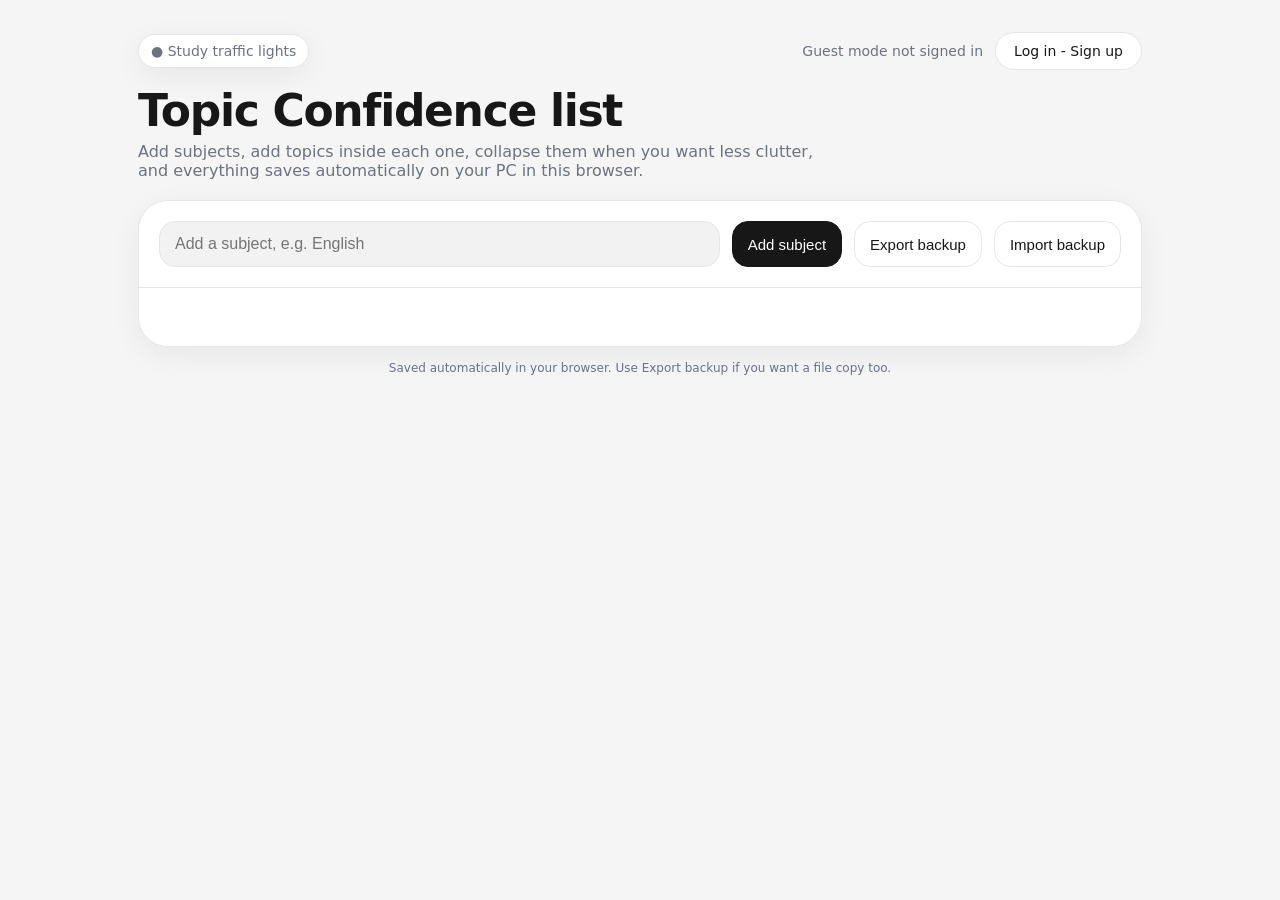
<file: index.html>
<!DOCTYPE html>
<html lang="en">
<head>
  <meta charset="UTF-8" />
  <meta name="viewport" content="width=device-width, initial-scale=1.0" />
  <title>Study Traffic Lights</title>
  <style>
    :root{
      --bg:#f5f5f5;
      --card:#ffffff;
      --soft:#f2f2f2;
      --line:#e6e6e6;
      --text:#171717;
      --muted:#6b7280;
      --red:#ef4444;
      --amber:#fbbf24;
      --green:#10b981;
      --shadow:0 8px 30px rgba(0,0,0,.06);
      --radius:22px;
    }
    *{box-sizing:border-box}
    body{
      margin:0;
      font-family: Inter, ui-sans-serif, system-ui, -apple-system, Segoe UI, Roboto, Arial, sans-serif;
      background:var(--bg);
      color:var(--text);
    }
    .wrap{
      max-width: 1040px;
      margin: 0 auto;
      padding: 32px 18px 44px;
    }
    .top-row{
      display:flex;
      justify-content:space-between;
      align-items:center;
      gap:12px;
      flex-wrap:wrap;
    }
    .top-actions{
      display:flex;
      align-items:center;
      gap:12px;
      flex-wrap:wrap;
    }
    .pill{
      display:inline-flex;
      gap:10px;
      align-items:center;
      background:#fff;
      border:1px solid var(--line);
      border-radius:999px;
      padding:8px 12px;
      color:var(--muted);
      box-shadow: var(--shadow);
      font-size:14px;
    }
    h1{
      margin:18px 0 8px;
      font-size:clamp(30px, 4vw, 44px);
      line-height:1.05;
      letter-spacing:-.03em;
    }
    .sub{
      color:var(--muted);
      max-width: 680px;
      margin:0 0 20px;
      font-size:16px;
    }
    .card{
      background:var(--card);
      border:1px solid var(--line);
      border-radius:30px;
      box-shadow:var(--shadow);
      overflow:hidden;
    }
    .toolbar{
      display:grid;
      grid-template-columns: minmax(280px, 1fr) auto auto auto;
      gap:12px;
      padding:20px;
      border-bottom:1px solid var(--line);
      background:#fff;
    }
    input[type="text"]{
      width:100%;
      border:1px solid var(--line);
      background:var(--soft);
      border-radius:16px;
      height:46px;
      padding:0 15px;
      font-size:16px;
      outline:none;
    }
    input[type="text"]:focus{
      border-color:#cfcfcf;
      background:#fff;
    }
    button{
      border:1px solid var(--line);
      background:#fff;
      color:var(--text);
      height:46px;
      padding:0 15px;
      border-radius:16px;
      font-size:15px;
      cursor:pointer;
      transition:.18s ease;
      white-space:nowrap;
    }
    button:hover{ transform:translateY(-1px); background:#fafafa; }
    button.primary{
      background:var(--text);
      color:#fff;
      border-color:var(--text);
    }
    button.primary:hover{ background:#262626; }
    .stats{
      display:flex;
      flex-wrap:wrap;
      gap:10px;
      padding: 20px 20px 20px;
      background:#fff;
    }
    .tag{
      display:inline-flex;
      align-items:center;
      gap:10px;
      padding:8px 12px;
      border-radius:999px;
      background:var(--soft);
      color:var(--muted);
      font-size:14px;
    }
    .dot{
      width:10px; height:10px; border-radius:50%;
      display:inline-block;
    }
    .red{background:var(--red)}
    .amber{background:var(--amber)}
    .green{background:var(--green)}
    .groups{
      padding: 0 18px 18px;
      background:#fff;
      display:flex;
      flex-direction:column;
      gap:12px;
    }
    .group{
      border:1px solid var(--line);
      border-radius:22px;
      overflow:hidden;
      background:#fff;
    }
    .group-head{
      display:flex;
      align-items:center;
      justify-content:space-between;
      gap:12px;
      padding:12px 14px;
      background:#fafafa;
      border-bottom:1px solid var(--line);
    }
    .group-left{
      display:flex;
      align-items:center;
      gap:12px;
      min-width:0;
      flex:1;
    }
    .group-left > input{
      flex: 0 1 360px;
      min-width: 180px;
    }
    .chev{
      width:44px;height:44px;padding:0;border-radius:14px;
      font-size:18px; line-height:1;
    }
    .subject-input{
      max-width:360px;
      background:#fff !important;
    }
    .group-actions{
      display:flex;
      align-items:center;
      gap:10px;
      flex-wrap:wrap;
      justify-content:flex-end;
    }
    .count-mini{
      color:var(--muted);
      font-size:12px;
      margin-left:6px;
    }
    .topics{
      display:block;
    }
    .topics.hidden{ display:none; }
    .topic{
      display:grid;
      grid-template-columns: minmax(220px, 1fr) 170px 44px;
      gap:12px;
      align-items:center;
      padding:12px 14px;
      border-bottom:1px solid var(--line);
    }
    .topic:last-child{ border-bottom:none; }
    .topic input[type="text"]{
      min-width: 0;
    }
    .slider{
      display:grid;
      grid-template-columns:repeat(3, 1fr);
      gap:10px;
      padding:6px;
      border:1px solid var(--line);
      border-radius:999px;
      background:#fff;
      width:170px;
    }
    .light{
      width:40px;
      height:40px;
      border-radius:999px;
      border:none;
      padding:0;
      position:relative;
      background:#f1f1f1;
    }
    .light span{
      width:16px; height:16px; border-radius:50%;
      display:block; margin:auto;
    }
    .light[data-status="red"] span{ background:var(--red); }
    .light[data-status="amber"] span{ background:var(--amber); }
    .light[data-status="green"] span{ background:var(--green); }
    .light.active[data-status="red"]{ background:var(--red); box-shadow:0 0 0 4px rgba(239,68,68,.14); }
    .light.active[data-status="amber"]{ background:var(--amber); box-shadow:0 0 0 4px rgba(251,191,36,.18); }
    .light.active[data-status="green"]{ background:var(--green); box-shadow:0 0 0 4px rgba(16,185,129,.14); }
    .light.active span{ background:#fff !important; }
    .icon-btn{
      width:40px; height:40px; padding:0; border-radius:14px;
      font-size:18px;
    }
    .empty{
      padding:26px 16px;
      text-align:center;
      color:var(--muted);
      border:1px dashed var(--line);
      border-radius:22px;
      background:#fff;
    }
    .footer-note{
      margin-top:14px;
      color:var(--muted);
      font-size:12px;
      text-align:center;
    }
    .session-note{
      color:var(--muted);
      font-size:14px;
    }
    .auth-link{
      border:1px solid var(--line);
      background:#fff;
      color:var(--text);
      padding:10px 18px;
      border-radius:999px;
      text-decoration:none;
      font-size:14px;
      font-weight:500;
      transition:.18s ease;
    }
    .auth-link:hover{
      background:#f8f8f8;
      transform:translateY(-1px);
    }
    .is-hidden{ display:none !important; }
    .hidden-file{ display:none; }
    .topics.is-collapsed{ display:none; }
    .app-message{
      margin:16px 20px 0;
      padding:12px 16px;
      border-radius:16px;
      border:1px solid var(--line);
      background:#fff9eb;
      color:#92400e;
      font-size:14px;
      box-shadow:var(--shadow);
    }
    .hidden{ display:none !important; }

    @media (max-width: 780px){
      .wrap{
        padding: 22px 14px 32px;
      }
      .toolbar{
        grid-template-columns:1fr 1fr;
      }
      .group-head{
        flex-direction:column;
        align-items:stretch;
      }
      .group-left{
        align-items:flex-start;
      }
      .group-left > input{
        flex: 1 1 auto;
        max-width: none;
        width: 100%;
      }
      .group-actions{
        justify-content:flex-start;
      }
      .topic{
        grid-template-columns:1fr;
        gap:10px;
      }
      .slider{
        width:max-content;
      }
    }
    @media (max-width: 560px){
      .toolbar{
        grid-template-columns:1fr;
      }
      .group-left{
        flex-wrap:wrap;
      }
      .count-mini{
        margin-left: 50px;
      }
    }
    @media (max-width: 520px){
      body{
        background:linear-gradient(180deg, #fefefe 0%, #f2f2f2 60%, #ededed 100%);
      }
      .wrap{
        padding:20px 12px 36px;
      }
      .top-row{
        flex-direction:column;
        align-items:flex-start;
        gap:6px;
      }
      .pill{
        width:100%;
        justify-content:space-between;
        font-size:13px;
      }
      .top-actions{
        width:100%;
        justify-content:flex-start;
        gap:8px;
      }
      .card{
        border:none;
        background:transparent;
        box-shadow:none;
        padding:0;
        display:flex;
        flex-direction:column;
        gap:18px;
      }
      .toolbar{
        grid-template-columns:1fr;
        padding:18px 16px;
        gap:12px;
        border-radius:22px;
        background:#fff;
        box-shadow:var(--shadow);
      }
      .toolbar input[type="text"],
      .toolbar button{
        width:100%;
      }
      .stats{
        padding:0;
        gap:10px;
        flex-direction:column;
        background:transparent;
      }
      .tag{
        width:100%;
        justify-content:space-between;
        font-size:13px;
        background:#fff;
      }
      .groups{
        padding:0;
        gap:16px;
      }
      .group{
        border:none;
        border-radius:26px;
        box-shadow:var(--shadow);
        padding:14px;
      }
      .group-head{
        padding:0;
        background:transparent;
        border-bottom:none;
        flex-direction:column;
        align-items:flex-start;
        gap:10px;
      }
      .group-left{
        width:100%;
        flex-direction:column;
        align-items:flex-start;
        gap:10px;
      }
      .group-left > input{
        width:100%;
        min-width:0;
        background:#fff;
      }
      .chev{
        width:40px;
        height:40px;
        align-self:flex-end;
      }
      .group-actions{
        width:100%;
        justify-content:flex-start;
        gap:10px;
        flex-wrap:wrap;
      }
      .group-actions button{
        flex:1;
      }
      .topics{
        display:flex;
        flex-direction:column;
        gap:12px;
        padding-top:12px;
      }
      .topic{
        display:flex;
        flex-wrap:wrap;
        align-items:center;
        justify-content:space-between;
        gap:12px;
        border:1px solid var(--line);
        border-radius:20px;
        padding:16px;
        background:var(--soft);
      }
      .topic input[type="text"]{
        flex:1 1 100%;
        width:100%;
      }
      .slider{
        flex:1 1 calc(100% - 72px);
        width:100%;
        background:#fff;
        min-width:0;
        display:flex;
        justify-content:space-evenly;
        align-items:center;
        padding:10px 14px;
        border-radius:999px;
        border:1px solid var(--line);
      }
      .slider .light{
        flex:0 0 44px;
      }
      .topic .icon-btn{
        flex:0 0 44px;
        margin-left:auto;
      }
      .footer-note{
        font-size:11px;
        margin:6px 0 0;
      }
    }
  </style>
</head>
<body>
  <div class="wrap">
    <div class="top-row">
      <div class="pill">● Study traffic lights</div>
      <div class="top-actions">
        <span id="sessionStatus" class="session-note">Guest mode not signed in</span>
        <a id="settingsLink" class="auth-link is-hidden" href="settings.html">Settings</a>
        <a id="loginLink" class="auth-link" href="login.html">Log in - Sign up</a>
      </div>
    </div>
    <h1>Topic Confidence list</h1>
    <p class="sub">Add subjects, add topics inside each one, collapse them when you want less clutter, and everything saves automatically on your PC in this browser.</p>

    <div class="card">
      <div class="toolbar">
        <input id="newSubject" type="text" placeholder="Add a subject, e.g. English" />
        <button id="addSubjectBtn" class="primary">Add subject</button>
        <button id="exportBtn">Export backup</button>
        <button id="importBtn">Import backup</button>
        <input id="importFile" class="hidden-file" type="file" accept=".json,application/json" />
      </div>

      <div id="appMessage" class="app-message hidden"></div>
      <div id="dataLoading" class="empty hidden">Loading your study data</div>

      <div class="stats" id="stats"></div>

      <div class="groups" id="groups"></div>
    </div>

    <div class="footer-note">Saved automatically in your browser. Use Export backup if you want a file copy too.</div>
  </div>

    <script type="module" src="app.js"></script>

</body>
</html>
</file>
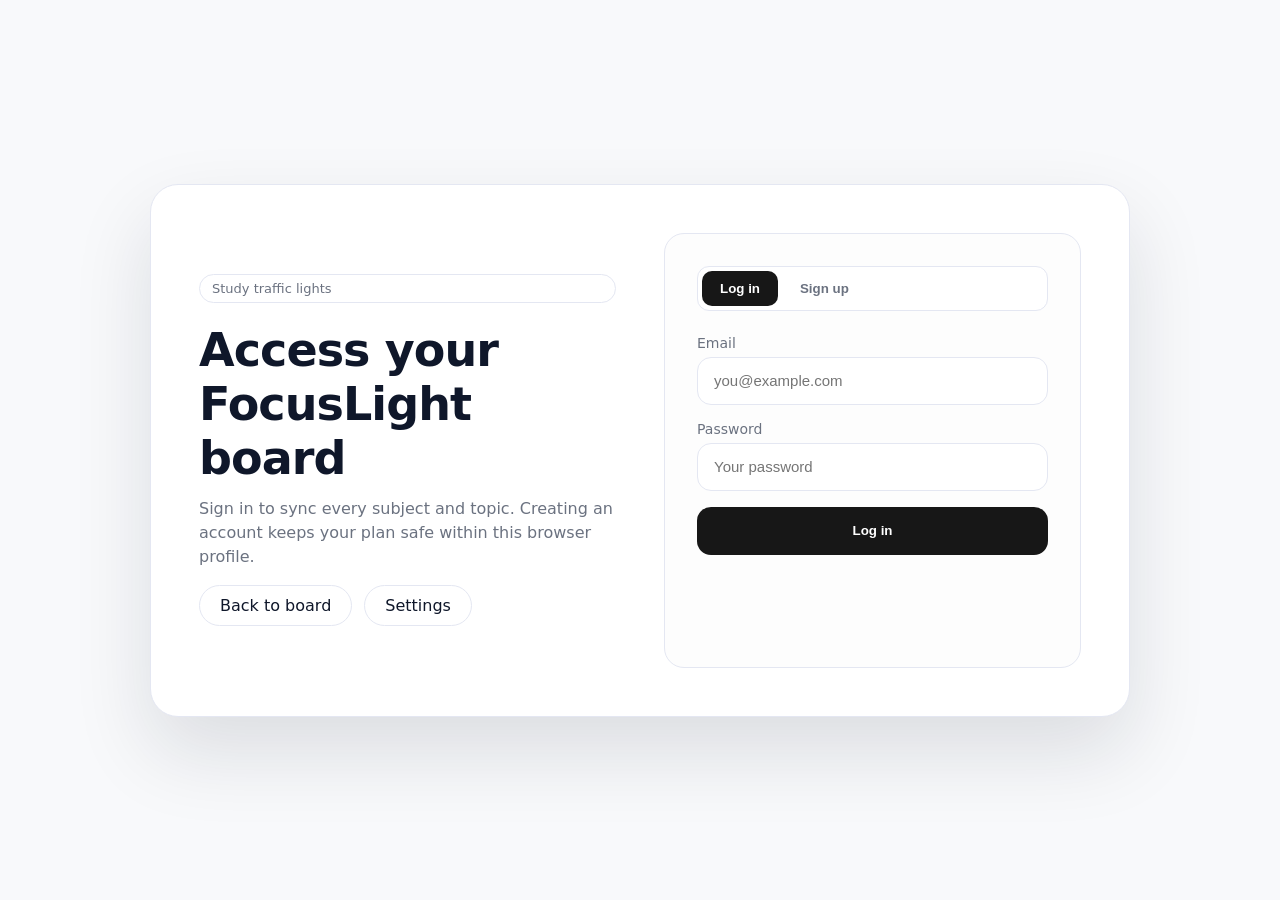
<file: login.html>
<!DOCTYPE html>
<html lang="en">
<head>
  <meta charset="UTF-8" />
  <meta name="viewport" content="width=device-width, initial-scale=1.0" />
  <title>FocusLight - Access</title>
  <style>
    :root {
      --bg: #f8f9fb;
      --panel: #ffffff;
      --line: #e4e7f2;
      --text: #0f172a;
      --muted: #6b7280;
      --accent: #171717;
      --shadow: 0 35px 80px rgba(15, 23, 42, 0.12);
    }
    *, *::before, *::after { box-sizing: border-box; }
    body {
      margin: 0;
      min-height: 100vh;
      font-family: "Inter", system-ui, -apple-system, "Segoe UI", sans-serif;
      background: var(--bg);
      color: var(--text);
      display: flex;
      align-items: center;
      justify-content: center;
      padding: 48px 16px;
    }
    .access-grid {
      width: min(980px, 100%);
      display: grid;
      grid-template-columns: repeat(auto-fit, minmax(300px, 1fr));
      gap: 48px;
      background: var(--panel);
      border: 1px solid var(--line);
      border-radius: 28px;
      padding: 48px;
      box-shadow: var(--shadow);
      align-items: center;
    }
    .access-hero {
      display: flex;
      flex-direction: column;
      gap: 12px;
      max-width: 420px;
    }
    .access-hero-pill {
      display: inline-flex;
      align-items: center;
      gap: 10px;
      border: 1px solid var(--line);
      border-radius: 999px;
      padding: 6px 12px;
      background: #fff;
      color: var(--muted);
      font-size: 13px;
    }
    .access-hero h1 {
      margin: 8px 0 0;
      font-size: clamp(34px, 4vw, 46px);
      letter-spacing: -0.02em;
    }
    .access-hero p {
      margin: 0;
      color: var(--muted);
      line-height: 1.5;
    }
    .links {
      display: flex;
      gap: 12px;
      flex-wrap: wrap;
      margin-top: 4px;
    }
    .links a {
      color: var(--text);
      text-decoration: none;
      border: 1px solid var(--line);
      padding: 10px 20px;
      border-radius: 999px;
      font-weight: 500;
    }
    .auth-panel {
      background: #fdfdfd;
      border: 1px solid var(--line);
      border-radius: 20px;
      padding: 32px;
      display: flex;
      flex-direction: column;
      gap: 24px;
      max-width: 420px;
    }
    .auth-switch {
      display: inline-flex;
      border: 1px solid var(--line);
      border-radius: 12px;
      padding: 4px;
      background: #fff;
      gap: 4px;
    }
    .auth-switch button {
      border: none;
      background: transparent;
      color: var(--muted);
      padding: 10px 18px;
      border-radius: 10px;
      font-weight: 600;
      cursor: pointer;
      transition: background 0.15s ease;
    }
    .auth-switch button.active {
      background: var(--accent);
      color: #fff;
    }
    .form-stack {
      position: relative;
      min-height: 300px;
    }
    .auth-form {
      position: absolute;
      inset: 0;
      display: flex;
      flex-direction: column;
      gap: 16px;
      opacity: 0;
      pointer-events: none;
    }
    .auth-form.is-active {
      opacity: 1;
      pointer-events: auto;
    }
    label {
      font-size: 14px;
      color: var(--muted);
      display: flex;
      flex-direction: column;
      gap: 6px;
    }
    input[type="email"],
    input[type="password"] {
      height: 48px;
      border-radius: 14px;
      border: 1px solid var(--line);
      padding: 0 16px;
      font-size: 15px;
      background: #fff;
    }
    button.primary {
      height: 48px;
      border-radius: 14px;
      border: none;
      background: var(--accent);
      color: #fff;
      font-weight: 600;
      cursor: pointer;
      width: 100%;
    }
    @media (max-width: 720px) {
      body { padding: 36px 14px; }
      .access-grid { padding: 36px 24px; gap: 32px; border-radius: 24px; }
      .form-stack { min-height: 320px; }
    }
    @media (max-width: 520px) {
      body { padding: 26px 12px; }
      .access-grid {
        padding: 26px 18px;
        gap: 24px;
        border-radius: 22px;
      }
      .access-hero {
        max-width: none;
        gap: 10px;
      }
      .access-hero-pill {
        width: 100%;
        justify-content: space-between;
      }
      .links {
        flex-direction: column;
        width: 100%;
      }
      .links a {
        width: 100%;
        text-align: center;
      }
      .auth-panel {
        padding: 24px;
        width: 100%;
      }
      .auth-switch {
        width: 100%;
      }
      .auth-switch button {
        flex: 1;
        text-align: center;
      }
      .form-stack {
        min-height: 360px;
      }
      .access-hero h1 {
        font-size: clamp(28px, 9vw, 36px);
      }
    }
  </style>
</head>
<body>
  <div class="access-grid">
    <section class="access-hero">
      <div class="access-hero-pill">Study traffic lights</div>
      <h1>Access your FocusLight board</h1>
      <p>Sign in to sync every subject and topic. Creating an account keeps your plan safe within this browser profile.</p>
      <div class="links">
        <a href="index.html">Back to board</a>
        <a href="settings.html">Settings</a>
      </div>
    </section>
    <section class="auth-panel">
      <div class="auth-switch">
        <button type="button" data-mode="login" class="active">Log in</button>
        <button type="button" data-mode="signup">Sign up</button>
      </div>
      <div class="form-stack">
        <form id="loginForm" class="auth-form is-active" autocomplete="off">
          <label>Email<input type="email" name="email" placeholder="you@example.com" required /></label>
          <label>Password<input type="password" name="password" placeholder="Your password" minlength="6" required /></label>
          <button class="primary" type="submit">Log in</button>
        </form>
        <form id="signupForm" class="auth-form" autocomplete="off">
          <label>Email<input type="email" name="email" placeholder="you@example.com" required /></label>
          <label>Password<input type="password" name="password" placeholder="Minimum 6 characters" minlength="6" required /></label>
          <label>Confirm password<input type="password" name="confirm" placeholder="Repeat password" minlength="6" required /></label>
          <button class="primary" type="submit">Create account</button>
        </form>
      </div>
    </section>
  </div>
    <script type="module">
    import { supabase } from "./supabase.js";

    const switchButtons = document.querySelectorAll("[data-mode]");
    const loginForm = document.getElementById("loginForm");
    const signupForm = document.getElementById("signupForm");

    init();

    async function init() {
      const { data } = await supabase.auth.getSession();
      if (data?.session?.user) {
        window.location.href = "index.html";
        return;
      }
      setMode("login");
      switchButtons.forEach((btn) => btn.addEventListener("click", () => setMode(btn.dataset.mode || "login")));
      loginForm?.addEventListener("submit", handleLogin);
      signupForm?.addEventListener("submit", handleSignup);
    }

    function setMode(mode) {
      switchButtons.forEach((btn) => btn.classList.toggle("active", btn.dataset.mode === mode));
      if (loginForm && signupForm) {
        loginForm.classList.toggle("is-active", mode === "login");
        signupForm.classList.toggle("is-active", mode === "signup");
      }
    }

    async function handleLogin(event) {
      event.preventDefault();
      const email = event.target.email.value.trim().toLowerCase();
      const password = event.target.password.value.trim();
      const { error } = await supabase.auth.signInWithPassword({ email, password });
      if (error) {
        alert(error.message || "Incorrect email or password.");
        return;
      }
      window.location.href = "index.html";
    }

    async function handleSignup(event) {
      event.preventDefault();
      const email = event.target.email.value.trim().toLowerCase();
      const password = event.target.password.value.trim();
      const confirm = event.target.confirm.value.trim();
      if (password !== confirm) {
        alert("Passwords do not match.");
        return;
      }
      const { error } = await supabase.auth.signUp({ email, password });
      if (error) {
        alert(error.message || "Could not create account.");
        return;
      }
      window.location.href = "index.html";
    }
  </script>

</body>
</html>
</file>
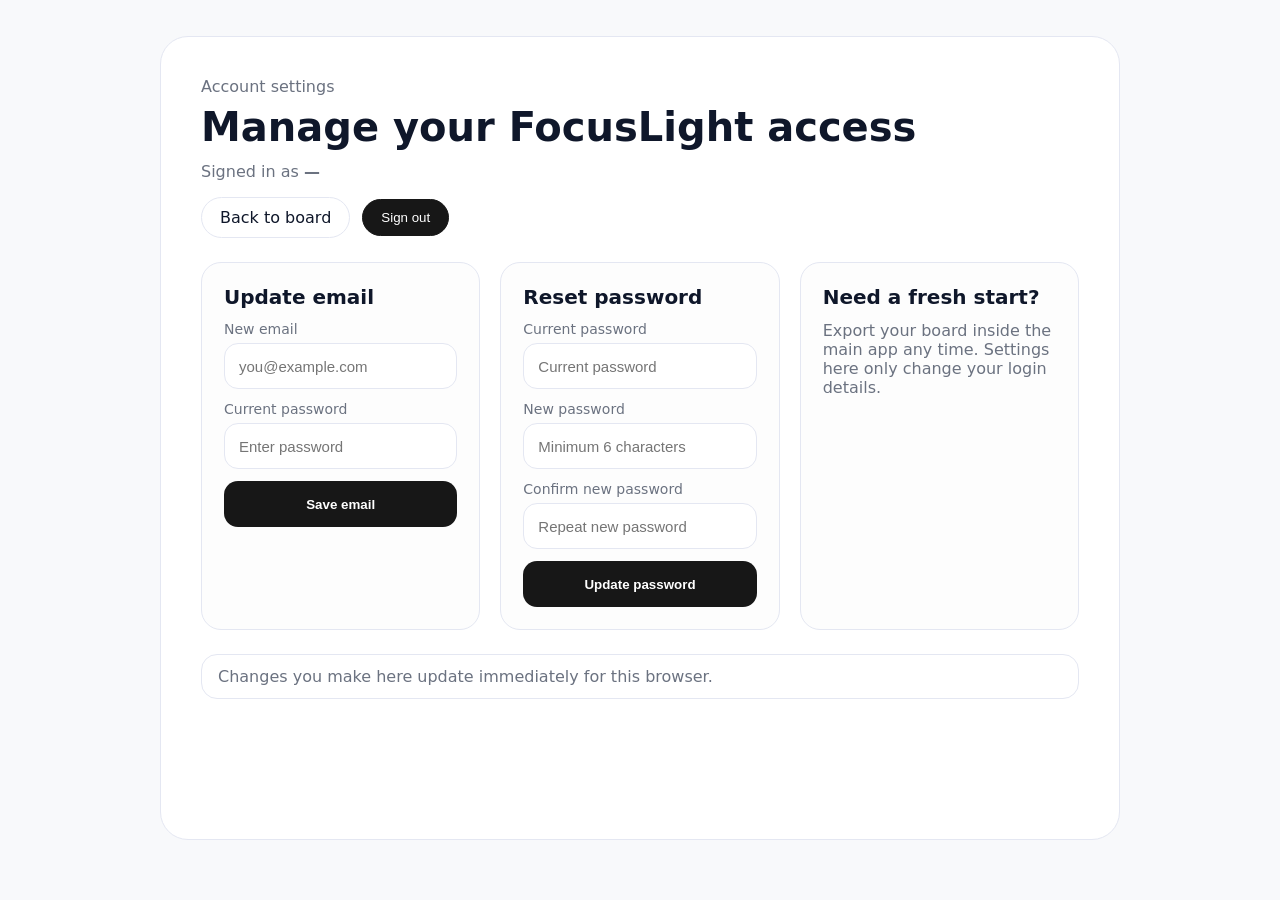
<file: settings.html>
<!DOCTYPE html>
<html lang="en">
<head>
  <meta charset="UTF-8" />
  <meta name="viewport" content="width=device-width, initial-scale=1.0" />
  <title>FocusLight • Settings</title>
  <style>
    :root {
      --bg:#f8f9fb;
      --panel:#ffffff;
      --line:#e4e7f2;
      --text:#0f172a;
      --muted:#6b7280;
      --accent:#171717;
    }
    *{box-sizing:border-box}
    body{
      margin:0;
      min-height:100vh;
      font-family:"Inter",system-ui,-apple-system,"Segoe UI",sans-serif;
      background:var(--bg);
      color:var(--text);
      display:flex;
      justify-content:center;
      padding:36px 16px 60px;
    }
    .settings-shell{
      width:min(960px,100%);
      background:var(--panel);
      border:1px solid var(--line);
      border-radius:28px;
      padding:40px;
      display:flex;
      flex-direction:column;
      gap:24px;
    }
    .settings-head{display:flex;justify-content:space-between;gap:16px;flex-wrap:wrap;}
    .settings-head h1{margin:8px 0 12px;font-size:clamp(30px,4vw,40px);}
    .settings-head p{margin:0;color:var(--muted);}
    .settings-actions{display:flex;gap:12px;flex-wrap:wrap;align-items:center;}
    .settings-actions a,
    .settings-actions button{border:1px solid var(--line);background:#fff;color:var(--text);padding:10px 18px;border-radius:999px;font-weight:500;text-decoration:none;cursor:pointer;}
    .settings-actions button{background:var(--accent);color:#fff;border-color:var(--accent);} 
    .settings-grid{display:grid;grid-template-columns:repeat(auto-fit,minmax(260px,1fr));gap:20px;}
    .settings-card{border:1px solid var(--line);border-radius:20px;padding:22px;background:#fdfdfd;display:flex;flex-direction:column;gap:12px;}
    .settings-card h2{margin:0;font-size:20px;}
    label{font-size:14px;color:var(--muted);display:flex;flex-direction:column;gap:6px;}
    input[type="email"],input[type="password"]{height:46px;border-radius:14px;border:1px solid var(--line);padding:0 14px;font-size:15px;background:#fff;}
    button.primary{height:46px;border-radius:14px;border:none;background:var(--accent);color:#fff;font-weight:600;cursor:pointer;}
    .settings-status{padding:12px 16px;border-radius:16px;border:1px solid var(--line);background:#fff;color:var(--muted);min-height:44px;}
    .settings-status[data-state="error"]{color:#b91c1c;border-color:#fecaca;background:#fff5f5;}
    .settings-status[data-state="success"]{color:#065f46;border-color:#bbf7d0;background:#f0fdf4;}
    @media(max-width:720px){
      body{padding:26px 16px;}
      .settings-shell{padding:32px 26px;border-radius:24px;}
      .settings-head{flex-direction:column;align-items:flex-start;}
      .settings-actions{width:100%;justify-content:flex-start;}
      .settings-actions a,
      .settings-actions button{width:100%;text-align:center;}
    }
    @media(max-width:520px){
      body{padding:20px 12px;}
      .settings-shell{padding:24px 18px;border-radius:22px;}
      .settings-grid{grid-template-columns:1fr;}
      .settings-card{padding:20px;}
    }
  </style>
</head>
<body>
  <div class="settings-shell">
    <header class="settings-head">
      <div>
        <p>Account settings</p>
        <h1>Manage your FocusLight access</h1>
        <p>Signed in as <strong id="currentEmail">—</strong></p>
      </div>
      <div class="settings-actions">
        <a href="index.html">Back to board</a>
        <button id="logoutBtn" type="button">Sign out</button>
      </div>
    </header>

    <section class="settings-grid">
      <form id="emailForm" class="settings-card" autocomplete="off">
        <h2>Update email</h2>
        <label>New email<input id="newEmail" type="email" placeholder="you@example.com" required /></label>
        <label>Current password<input id="emailPassword" type="password" placeholder="Enter password" required /></label>
        <button class="primary" type="submit">Save email</button>
      </form>
      <form id="passwordForm" class="settings-card" autocomplete="off">
        <h2>Reset password</h2>
        <label>Current password<input id="currentPassword" type="password" placeholder="Current password" required /></label>
        <label>New password<input id="newPassword" type="password" placeholder="Minimum 6 characters" minlength="6" required /></label>
        <label>Confirm new password<input id="confirmPassword" type="password" placeholder="Repeat new password" minlength="6" required /></label>
        <button class="primary" type="submit">Update password</button>
      </form>
      <div class="settings-card">
        <h2>Need a fresh start?</h2>
        <p style="margin:0;color:var(--muted);">Export your board inside the main app any time. Settings here only change your login details.</p>
      </div>
    </section>

    <div id="settingsStatus" class="settings-status">Changes you make here update immediately for this browser.</div>
  </div>

    <script type="module">
    import { supabase } from "./supabase.js";

    const currentEmailEl = document.getElementById("currentEmail");
    const emailForm = document.getElementById("emailForm");
    const passwordForm = document.getElementById("passwordForm");
    const logoutBtn = document.getElementById("logoutBtn");
    const statusEl = document.getElementById("settingsStatus");
    let currentUser = null;

    init();

    async function init() {
      const { data } = await supabase.auth.getSession();
      const user = data?.session?.user;
      if (!user) {
        window.location.href = "login.html";
        return;
      }
      currentUser = user;
      currentEmailEl.textContent = user.email;
      emailForm?.addEventListener("submit", handleEmailUpdate);
      passwordForm?.addEventListener("submit", handlePasswordUpdate);
      logoutBtn?.addEventListener("click", async () => {
        await supabase.auth.signOut();
        window.location.href = "login.html";
      });
    }

    async function handleEmailUpdate(event) {
      event.preventDefault();
      const newEmail = document.getElementById("newEmail").value.trim().toLowerCase();
      const password = document.getElementById("emailPassword").value.trim();
      if (!newEmail) {
        setStatus("Enter a valid email.", "error");
        return;
      }
      const verified = await verifyPassword(password);
      if (!verified) return;
      const { error } = await supabase.auth.updateUser({ email: newEmail });
      if (error) {
        setStatus(error.message || "Could not update email.", "error");
        return;
      }
      currentUser = (await supabase.auth.getSession()).data?.session?.user;
      currentEmailEl.textContent = currentUser?.email || newEmail;
      emailForm.reset();
      setStatus("Email updated.", "success");
    }

    async function handlePasswordUpdate(event) {
      event.preventDefault();
      const current = document.getElementById("currentPassword").value.trim();
      const next = document.getElementById("newPassword").value.trim();
      const confirm = document.getElementById("confirmPassword").value.trim();
      if (next.length < 6) {
        setStatus("New password must be at least 6 characters.", "error");
        return;
      }
      if (next !== confirm) {
        setStatus("Passwords do not match.", "error");
        return;
      }
      const verified = await verifyPassword(current);
      if (!verified) return;
      const { error } = await supabase.auth.updateUser({ password: next });
      if (error) {
        setStatus(error.message || "Could not update password.", "error");
        return;
      }
      passwordForm.reset();
      setStatus("Password updated.", "success");
    }

    async function verifyPassword(password) {
      const { error } = await supabase.auth.signInWithPassword({ email: currentUser.email, password });
      if (error) {
        setStatus("Password is incorrect.", "error");
        return false;
      }
      return true;
    }

    function setStatus(message, state = "info") {
      if (!statusEl) return;
      statusEl.textContent = message;
      statusEl.dataset.state = state;
    }
  </script>

</body>
</html>
</file>
